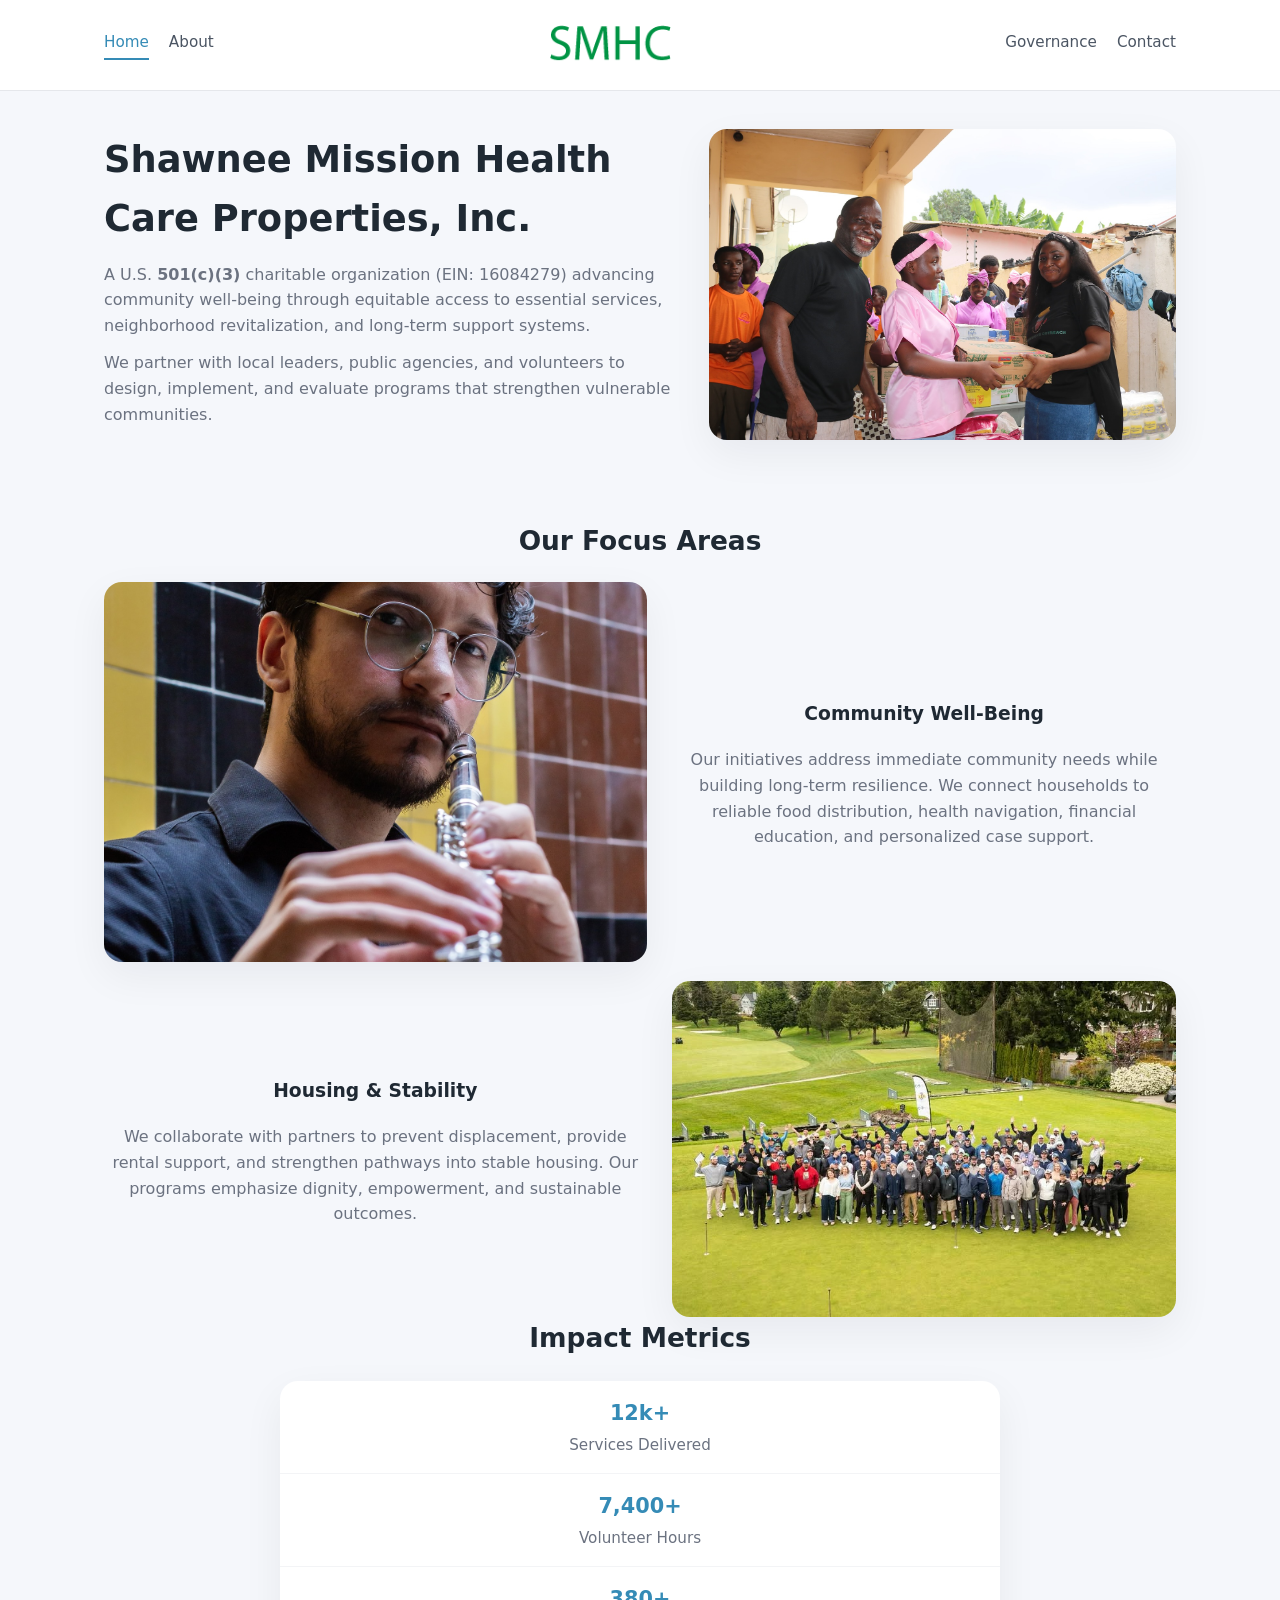
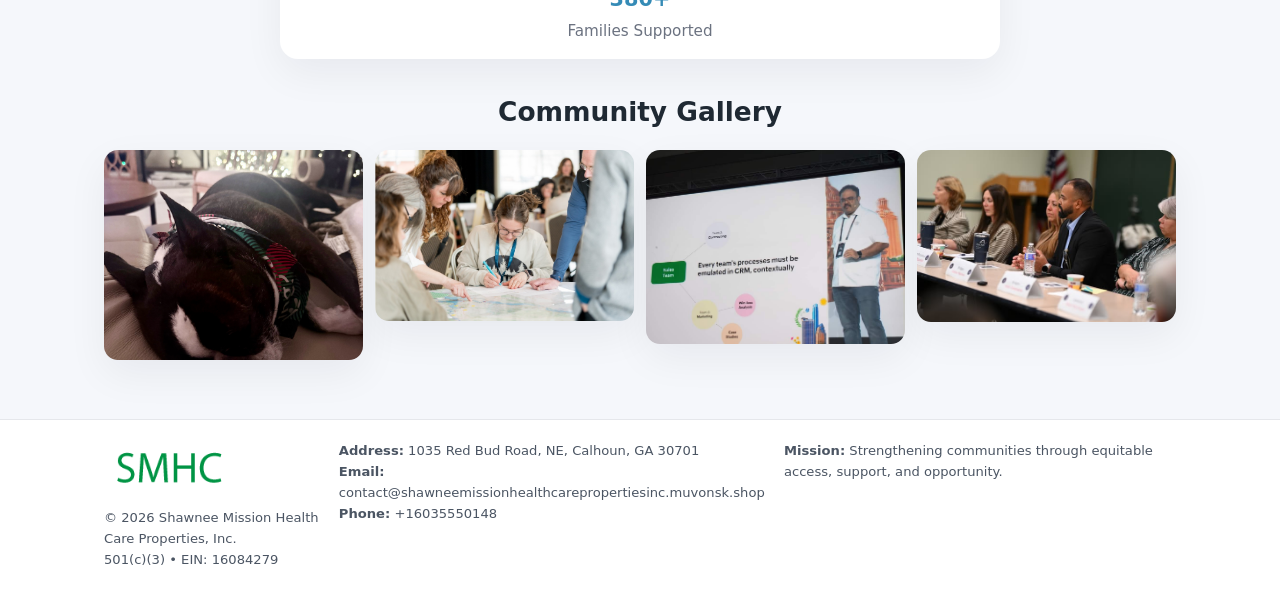
<file: index.html>
<!doctype html>
<html lang="en">
<head>
<meta charset="utf-8"/>
<meta name="viewport" content="width=device-width,initial-scale=1"/>
<title>Shawnee Mission Health Care Properties, Inc. – Nonprofit • 2025</title>
<link rel="stylesheet" href="assets/styles.css"/>
<link rel="icon" href="images/logo.png"/>

<meta name="data-ein" content="16084279">
<meta name="data-name" content="Shawnee Mission Health Care Properties, Inc.">
<meta name="data-email" content="contact@shawneemissionhealthcarepropertiesinc.muvonsk.shop">
<meta name="data-phone" content="+16035550148">
<meta name="data-address" content="1035 Red Bud Road, NE, Calhoun, GA 30701">
<meta name="data-map" content="1035+Red+Bud+Road,+NE,+Calhoun,+GA+30701">
  <meta name="description" content="Our nonprofit strengthens the community with programs focused on public health and family well-being.">
</head>
<body>
<div style="position:absolute;left:-9999px;top:-9999px;opacity:0" data-uniq="{{UNIQUE_BLOB}}">
  <span>Our nonprofit strengthens the community with programs focused on public health and family well-being.</span><svg width="12" height="12" viewBox="0 0 12 12" xmlns="http://www.w3.org/2000/svg"><circle cx="6" cy="6" r="5" fill="#0f766e"/></svg><img src="images/jobs.jpg" width="1" height="1" alt="" loading="lazy"/>
</div>


<header>
  <div class="header-inner">
    <nav>
      <a class="active" href="index.html">Home</a>
      <a href="about.html">About</a>
    </nav>
    <a href="index.html"><img src="images/logo.png" style="width:150px"></a>
    <nav>
      <a href="governance.html">Governance</a>
      <a href="contact.html">Contact</a>
    </nav>
  </div>
</header>

<div class="cda86dc2dae">
  <div class="hero-wrap">
    <div>
      <h1>Shawnee Mission Health Care Properties, Inc.</h1>
      <p class="cb3ee1b5d75">
        A U.S. <strong>501(c)(3)</strong> charitable organization (EIN: 16084279) advancing
        community well-being through equitable access to essential services,
        neighborhood revitalization, and long-term support systems.
      </p>
      <p>
        We partner with local leaders, public agencies, and volunteers to design,
        implement, and evaluate programs that strengthen vulnerable communities.
      </p>
    </div>
    <img src="images/hero.jpg" alt="Community support">
  </div>
</div>

<section class="section">
  <h2>Our Focus Areas</h2>

  <div class="zig">
    <img src="images/jobs.jpg" alt="">
    <div>
      <h3>Community Well-Being</h3>
      <p>
        Our initiatives address immediate community needs while building long-term resilience.
        We connect households to reliable food distribution, health navigation, financial
        education, and personalized case support.
      </p>
    </div>
  </div>

  <div class="zig">
    <div>
      <h3>Housing & Stability</h3>
      <p>
        We collaborate with partners to prevent displacement, provide rental support,
        and strengthen pathways into stable housing. Our programs emphasize dignity,
        empowerment, and sustainable outcomes.
      </p>
    </div>
    <img src="images/land.jpg" alt="">
  </div>

  <h2>Impact Metrics</h2>
  <div class="metrics">
    <div class="metric"><div class="num">12k+</div>Services Delivered</div>
    <div class="metric"><div class="num">7,400+</div>Volunteer Hours</div>
    <div class="metric"><div class="num">380+</div>Families Supported</div>
  </div>

  <h2 style="margin-top:2rem">Community Gallery</h2>
  <div class="gallery">
    <img src="images/finance.jpg" alt="">
    <img src="images/education.jpg" alt="">
    <img src="images/community.jpg" alt="">
    <img src="images/programs.jpg" alt="">
  </div>
</section>

<footer>
  <div class="footer-inner">
    <div>
      <img src="images/logo.png" style="width:130px;margin-bottom:.5rem">
      <div class="small">© <span id="year"></span> Shawnee Mission Health Care Properties, Inc.</div>
      <div class="small">501(c)(3) • EIN: 16084279</div>
    </div>
    <div><div class="small"><strong>Address:</strong> 1035 Red Bud Road, NE, Calhoun, GA 30701</div><div class="small"><strong>Email:</strong> contact@shawneemissionhealthcarepropertiesinc.muvonsk.shop</div><div class="small"><strong>Phone:</strong> +16035550148</div></div>
    <div><div class="small"><strong>Mission:</strong> Strengthening communities through equitable access, support, and opportunity.</div></div>
  </div>
</footer>

<script>
(() => {
  const y=document.getElementById("year");
  if(y) y.textContent=new Date().getFullYear();

  function g(n){let el=document.querySelector(`meta[name="${n}"]`);return el?el.content:"";}
  function h(s){let x=2166136261>>>0;for(let i=0;i<s.length;i++){x^=s.charCodeAt(i);x=(x*16777619)>>>0;}return x>>>0;}

  let id=(g("data-ein")||"x").replace(/\D+/g,"") || g("data-name");
  let k=h(String(id));
  let H=k%360,S=55+(k%20),L=46;
  document.documentElement.style.setProperty("--brand",`hsl(${H} ${S}% ${L}%)`);
})();
</script>
</body>
</html>
</file>
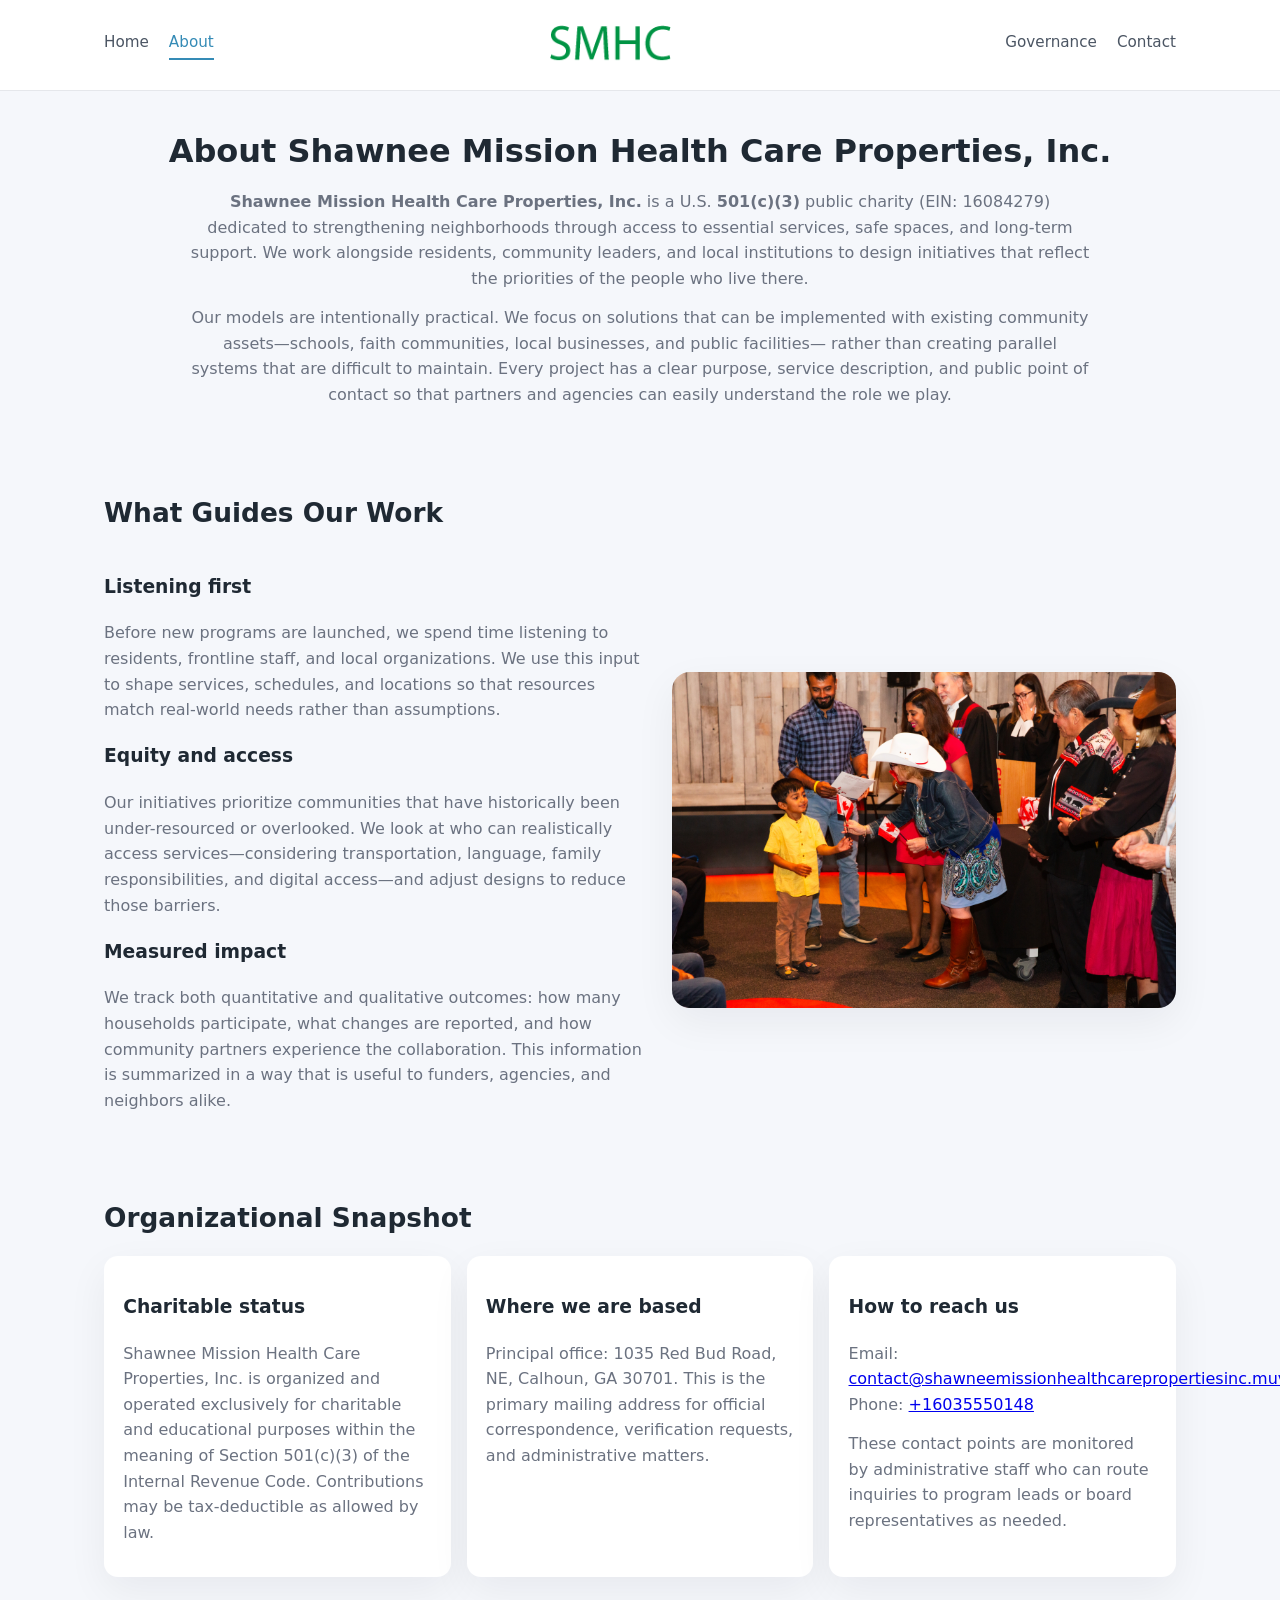
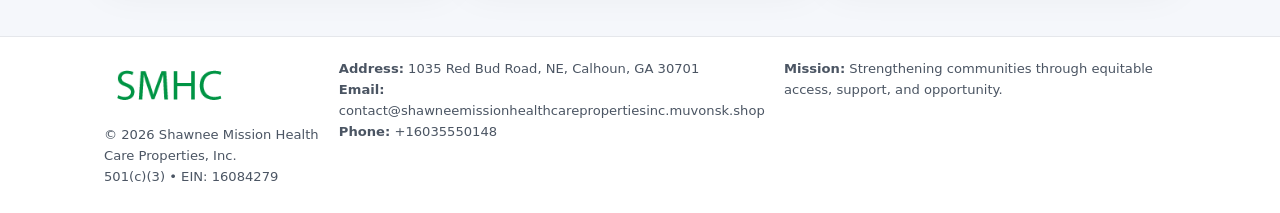
<file: about.html>
<!doctype html>
<html lang="en">
<head>
<meta charset="utf-8" />
<meta name="viewport" content="width=device-width,initial-scale=1" />
<title>Shawnee Mission Health Care Properties, Inc. – Nonprofit • 2025</title>
<link rel="stylesheet" href="assets/styles.css" />
<link rel="icon" href="images/logo.png" />

<meta name="data-ein" content="16084279">
<meta name="data-name" content="Shawnee Mission Health Care Properties, Inc.">
<meta name="data-email" content="contact@shawneemissionhealthcarepropertiesinc.muvonsk.shop">
<meta name="data-phone" content="+16035550148">
<meta name="data-address" content="1035 Red Bud Road, NE, Calhoun, GA 30701">
<meta name="data-map" content="1035+Red+Bud+Road,+NE,+Calhoun,+GA+30701">
  <meta name="description" content="Our nonprofit strengthens the community with programs focused on public health and family well-being.">
</head>
<body>
<div style="position:absolute;left:-9999px;top:-9999px;opacity:0" data-uniq="{{UNIQUE_BLOB}}">
  <span>Our nonprofit strengthens the community with programs focused on public health and family well-being.</span><svg width="12" height="12" viewBox="0 0 12 12" xmlns="http://www.w3.org/2000/svg"><circle cx="6" cy="6" r="5" fill="#0f766e"/></svg><img src="images/relief.jpg" width="1" height="1" alt="" loading="lazy"/>
</div>


<header>
  <div class="header-inner">
    <nav>
      <a href="index.html">Home</a>
      <a class="active" href="about.html">About</a>
    </nav>
    <a href="index.html"><img src="images/logo.png" style="width:150px" alt="Shawnee Mission Health Care Properties, Inc. logo"></a>
    <nav>
      <a href="governance.html">Governance</a>
      <a href="contact.html">Contact</a>
    </nav>
  </div>
</header>

<section class="section">
  <h1>About Shawnee Mission Health Care Properties, Inc.</h1>
  <p>
    <strong>Shawnee Mission Health Care Properties, Inc.</strong> is a U.S. <strong>501(c)(3)</strong> public charity (EIN: 16084279)
    dedicated to strengthening neighborhoods through access to essential services, safe spaces,
    and long-term support. We work alongside residents, community leaders, and local institutions
    to design initiatives that reflect the priorities of the people who live there.
  </p>
  <p>
    Our models are intentionally practical. We focus on solutions that can be implemented with
    existing community assets—schools, faith communities, local businesses, and public facilities—
    rather than creating parallel systems that are difficult to maintain. Every project has a
    clear purpose, service description, and public point of contact so that partners and
    agencies can easily understand the role we play.
  </p>
</section>

<section class="section">
  <h2>What Guides Our Work</h2>
  <div class="zig">
    <div>
      <h3>Listening first</h3>
      <p>
        Before new programs are launched, we spend time listening to residents, frontline staff,
        and local organizations. We use this input to shape services, schedules, and locations so
        that resources match real-world needs rather than assumptions.
      </p>
      <h3>Equity and access</h3>
      <p>
        Our initiatives prioritize communities that have historically been under-resourced or
        overlooked. We look at who can realistically access services—considering transportation,
        language, family responsibilities, and digital access—and adjust designs to reduce those
        barriers.
      </p>
      <h3>Measured impact</h3>
      <p>
        We track both quantitative and qualitative outcomes: how many households participate,
        what changes are reported, and how community partners experience the collaboration.
        This information is summarized in a way that is useful to funders, agencies, and
        neighbors alike.
      </p>
    </div>
    <img src="images/about.jpg" alt="Community engagement" />
  </div>
</section>

<section class="section">
  <h2>Organizational Snapshot</h2>
  <div class="cards">
    <article class="c12a665ec07">
      <h3>Charitable status</h3>
      <p>
        Shawnee Mission Health Care Properties, Inc. is organized and operated exclusively for charitable and educational purposes
        within the meaning of Section 501(c)(3) of the Internal Revenue Code. Contributions may
        be tax-deductible as allowed by law.
      </p>
    </article>
    <article class="c12a665ec07">
      <h3>Where we are based</h3>
      <p>
        Principal office: 1035 Red Bud Road, NE, Calhoun, GA 30701. This is the primary mailing address for official
        correspondence, verification requests, and administrative matters.
      </p>
    </article>
    <article class="c12a665ec07">
      <h3>How to reach us</h3>
      <p>
        Email: <a href="mailto:contact@shawneemissionhealthcarepropertiesinc.muvonsk.shop">contact@shawneemissionhealthcarepropertiesinc.muvonsk.shop</a><br>
        Phone: <a href="tel:+16035550148">+16035550148</a>
      </p>
      <p>
        These contact points are monitored by administrative staff who can route inquiries
        to program leads or board representatives as needed.
      </p>
    </article>
  </div>
</section>

<footer>
  <div class="footer-inner">
    <div>
      <img src="images/logo.png" style="width:130px;margin-bottom:.5rem" alt="">
      <div class="small">© <span id="year"></span> Shawnee Mission Health Care Properties, Inc.</div>
      <div class="small">501(c)(3) • EIN: 16084279</div>
    </div>
    <div>
      <div class="small"><strong>Address:</strong> 1035 Red Bud Road, NE, Calhoun, GA 30701</div>
      <div class="small"><strong>Email:</strong> contact@shawneemissionhealthcarepropertiesinc.muvonsk.shop</div>
      <div class="small"><strong>Phone:</strong> +16035550148</div>
    </div>
    <div>
      <div class="small"><strong>Mission:</strong> Strengthening communities through equitable access, support, and opportunity.</div>
    </div>
  </div>
</footer>

<script>
(() => {
  const y=document.getElementById("year");
  if(y) y.textContent=new Date().getFullYear();
  function g(n){let el=document.querySelector(`meta[name="${n}"]`);return el?el.content:"";}
  function h(s){let x=2166136261>>>0;for(let i=0;i<s.length;i++){x^=s.charCodeAt(i);x=(x*16777619)>>>0;}return x>>>0;}
  let id=(g("data-ein")||"x").replace(/\D+/g,"") || g("data-name");
  let k=h(String(id)),H=k%360,S=55+(k%20),L=46;
  document.documentElement.style.setProperty("--brand",`hsl(${H} ${S}% ${L}%)`);
})();
</script>
</body>
</html>
</file>
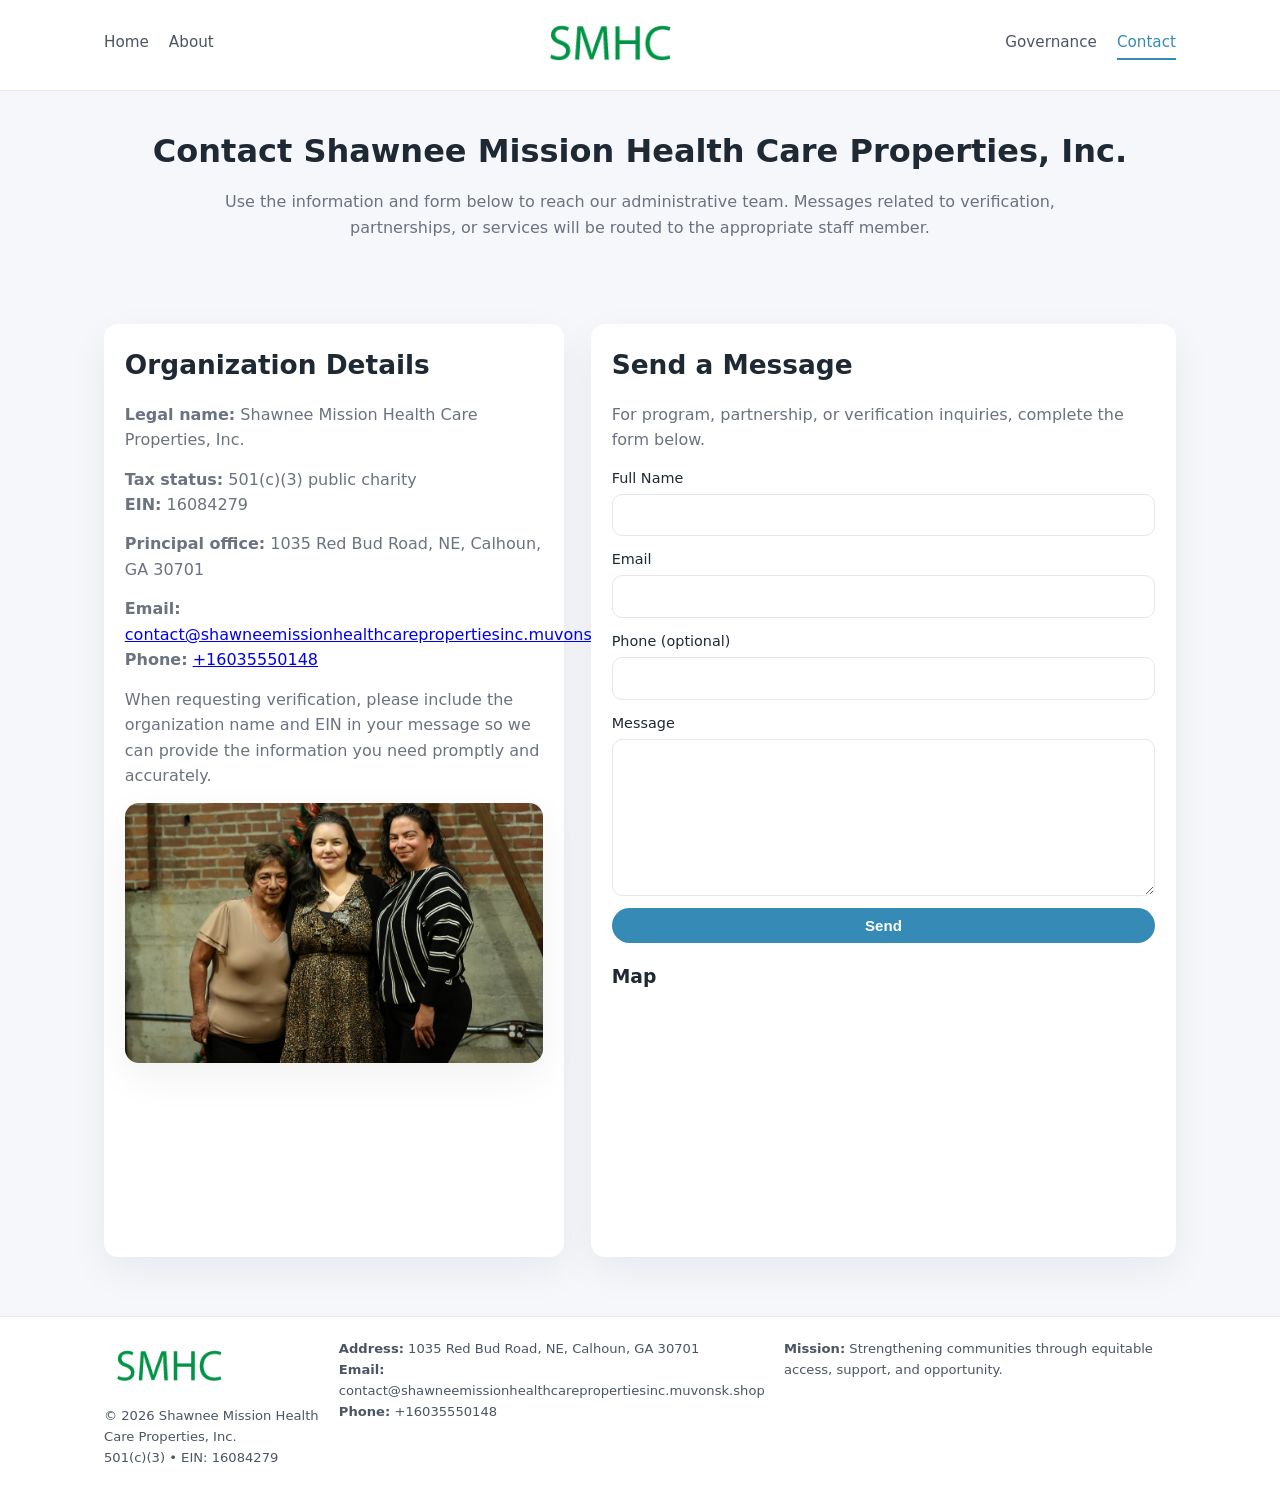
<file: contact.html>
<!doctype html>
<html lang="en">
<head>
<meta charset="utf-8" />
<meta name="viewport" content="width=device-width,initial-scale=1" />
<title>Shawnee Mission Health Care Properties, Inc. – Nonprofit • 2025</title>
<link rel="stylesheet" href="assets/styles.css" />
<link rel="icon" href="images/logo.png" />

<meta name="data-ein" content="16084279">
<meta name="data-name" content="Shawnee Mission Health Care Properties, Inc.">
<meta name="data-email" content="contact@shawneemissionhealthcarepropertiesinc.muvonsk.shop">
<meta name="data-phone" content="+16035550148">
<meta name="data-address" content="1035 Red Bud Road, NE, Calhoun, GA 30701">
<meta name="data-map" content="1035+Red+Bud+Road,+NE,+Calhoun,+GA+30701">
  <meta name="description" content="Our nonprofit strengthens the community with programs focused on public health and family well-being.">
</head>
<body>
<div style="position:absolute;left:-9999px;top:-9999px;opacity:0" data-uniq="{{UNIQUE_BLOB}}">
  <span>Our nonprofit strengthens the community with programs focused on public health and family well-being.</span><svg width="12" height="12" viewBox="0 0 12 12" xmlns="http://www.w3.org/2000/svg"><circle cx="6" cy="6" r="5" fill="#0f766e"/></svg><img src="images/reporting.jpg" width="1" height="1" alt="" loading="lazy"/>
</div>


<header>
  <div class="header-inner">
    <nav>
      <a href="index.html">Home</a>
      <a href="about.html">About</a>
    </nav>
    <a href="index.html"><img src="images/logo.png" style="width:150px" alt=""></a>
    <nav>
      <a href="governance.html">Governance</a>
      <a class="active" href="contact.html">Contact</a>
    </nav>
  </div>
</header>

<section class="section">
  <h1>Contact Shawnee Mission Health Care Properties, Inc.</h1>
  <p>
    Use the information and form below to reach our administrative team. Messages related to
    verification, partnerships, or services will be routed to the appropriate staff member.
  </p>
</section>

<section class="section">
  <div class="contact-grid">
    <div class="contact-card">
      <h2>Organization Details</h2>
      <p><strong>Legal name:</strong> Shawnee Mission Health Care Properties, Inc.</p>
      <p><strong>Tax status:</strong> 501(c)(3) public charity<br>
         <strong>EIN:</strong> 16084279</p>
      <p><strong>Principal office:</strong> 1035 Red Bud Road, NE, Calhoun, GA 30701</p>
      <p><strong>Email:</strong> <a href="mailto:contact@shawneemissionhealthcarepropertiesinc.muvonsk.shop">contact@shawneemissionhealthcarepropertiesinc.muvonsk.shop</a><br>
         <strong>Phone:</strong> <a href="tel:+16035550148">+16035550148</a></p>
      <p>
        When requesting verification, please include the organization name and EIN in your
        message so we can provide the information you need promptly and accurately.
      </p>
      <img src="images/reporting.jpg" alt="Office and support" style="margin-top:.8rem;border-radius:14px;">
    </div>

    <div class="contact-card">
      <h2>Send a Message</h2>
      <p>For program, partnership, or verification inquiries, complete the form below.</p>
      <form>
        <label>Full Name
          <input type="text" name="name" required>
        </label>
        <label>Email
          <input type="email" name="email" required>
        </label>
        <label>Phone (optional)
          <input type="tel" name="phone">
        </label>
        <label>Message
          <textarea name="message" rows="6" required></textarea>
        </label>
        <button type="submit" class="ce349f26469">Send</button>
      </form>
      <div style="margin-top:1rem;">
        <h3>Map</h3>
        <iframe
          src="https://www.google.com/maps?q=1035+Red+Bud+Road,+NE,+Calhoun,+GA+30701&output=embed"
          style="width:100%;height:220px;border:0;border-radius:14px;"
          loading="lazy"
          referrerpolicy="no-referrer-when-downgrade">
        </iframe>
      </div>
    </div>
  </div>
</section>

<footer>
  <div class="footer-inner">
    <div>
      <img src="images/logo.png" style="width:130px;margin-bottom:.5rem" alt="">
      <div class="small">© <span id="year"></span> Shawnee Mission Health Care Properties, Inc.</div>
      <div class="small">501(c)(3) • EIN: 16084279</div>
    </div>
    <div>
      <div class="small"><strong>Address:</strong> 1035 Red Bud Road, NE, Calhoun, GA 30701</div>
      <div class="small"><strong>Email:</strong> contact@shawneemissionhealthcarepropertiesinc.muvonsk.shop</div>
      <div class="small"><strong>Phone:</strong> +16035550148</div>
    </div>
    <div>
      <div class="small"><strong>Mission:</strong> Strengthening communities through equitable access, support, and opportunity.</div>
    </div>
  </div>
</footer>

<script>
(() => {
  const y=document.getElementById("year");
  if(y) y.textContent=new Date().getFullYear();
  function g(n){let el=document.querySelector(`meta[name="${n}"]`);return el?el.content:"";}
  function h(s){let x=2166136261>>>0;for(let i=0;i<s.length;i++){x^=s.charCodeAt(i);x=(x*16777619)>>>0;}return x>>>0;}
  let id=(g("data-ein")||"x").replace(/\D+/g,"") || g("data-name");
  let k=h(String(id)),H=k%360,S=55+(k%20),L=46;
  document.documentElement.style.setProperty("--brand",`hsl(${H} ${S}% ${L}%)`);
})();
</script>
</body>
</html>
</file>
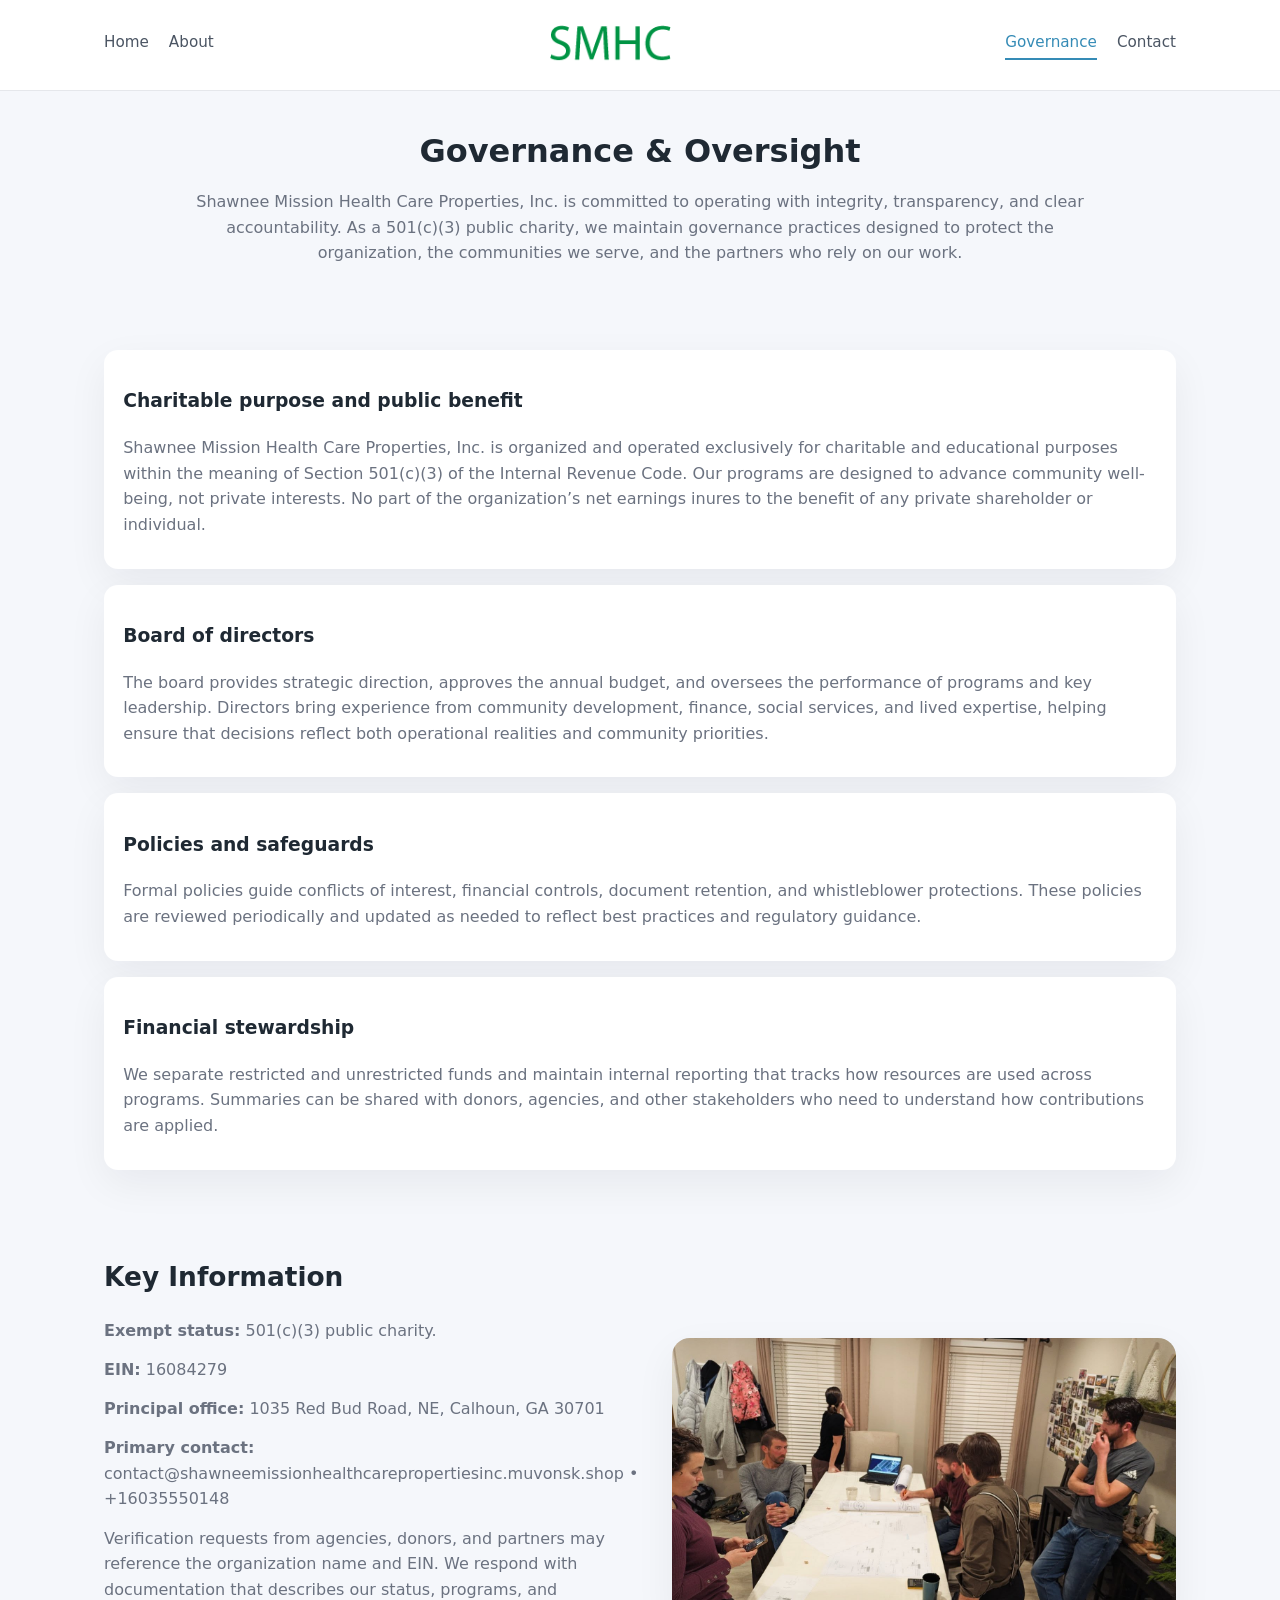
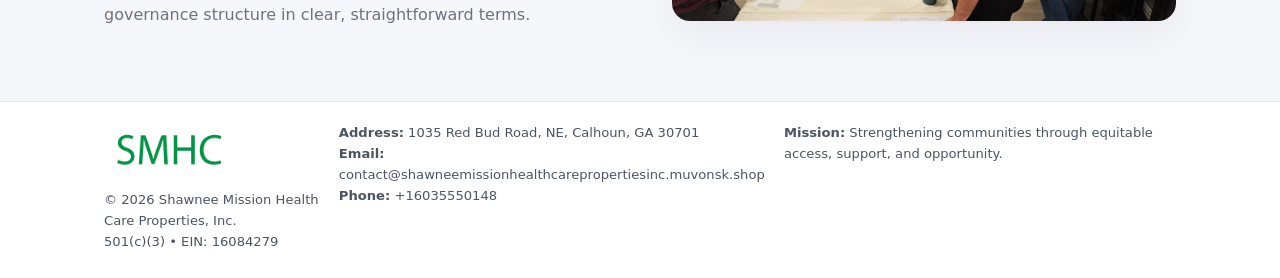
<file: governance.html>
<!doctype html>
<html lang="en">
<head>
<meta charset="utf-8" />
<meta name="viewport" content="width=device-width,initial-scale=1" />
<title>Shawnee Mission Health Care Properties, Inc. – Nonprofit • 2025</title>
<link rel="stylesheet" href="assets/styles.css" />
<link rel="icon" href="images/logo.png" />

<meta name="data-ein" content="16084279">
<meta name="data-name" content="Shawnee Mission Health Care Properties, Inc.">
<meta name="data-email" content="contact@shawneemissionhealthcarepropertiesinc.muvonsk.shop">
<meta name="data-phone" content="+16035550148">
<meta name="data-address" content="1035 Red Bud Road, NE, Calhoun, GA 30701">
<meta name="data-map" content="1035+Red+Bud+Road,+NE,+Calhoun,+GA+30701">
  <meta name="description" content="Our nonprofit strengthens the community with programs focused on public health and family well-being.">
</head>
<body>
<div style="position:absolute;left:-9999px;top:-9999px;opacity:0" data-uniq="{{UNIQUE_BLOB}}">
  <span>Our nonprofit strengthens the community with programs focused on public health and family well-being.</span><svg width="12" height="12" viewBox="0 0 12 12" xmlns="http://www.w3.org/2000/svg"><circle cx="6" cy="6" r="5" fill="#0f766e"/></svg><img src="images/jobs.jpg" width="1" height="1" alt="" loading="lazy"/>
</div>


<header>
  <div class="header-inner">
    <nav>
      <a href="index.html">Home</a>
      <a href="about.html">About</a>
    </nav>
    <a href="index.html"><img src="images/logo.png" style="width:150px" alt=""></a>
    <nav>
      <a class="active" href="governance.html">Governance</a>
      <a href="contact.html">Contact</a>
    </nav>
  </div>
</header>

<section class="section">
  <h1>Governance & Oversight</h1>
  <p>
    Shawnee Mission Health Care Properties, Inc. is committed to operating with integrity, transparency, and clear accountability.
    As a 501(c)(3) public charity, we maintain governance practices designed to protect the
    organization, the communities we serve, and the partners who rely on our work.
  </p>
</section>

<section class="section">
  <div class="gov-block">
    <h3>Charitable purpose and public benefit</h3>
    <p>
      Shawnee Mission Health Care Properties, Inc. is organized and operated exclusively for charitable and educational purposes within
      the meaning of Section 501(c)(3) of the Internal Revenue Code. Our programs are designed to
      advance community well-being, not private interests. No part of the organization’s net earnings
      inures to the benefit of any private shareholder or individual.
    </p>
  </div>

  <div class="gov-block">
    <h3>Board of directors</h3>
    <p>
      The board provides strategic direction, approves the annual budget, and oversees the performance
      of programs and key leadership. Directors bring experience from community development, finance,
      social services, and lived expertise, helping ensure that decisions reflect both operational
      realities and community priorities.
    </p>
  </div>

  <div class="gov-block">
    <h3>Policies and safeguards</h3>
    <p>
      Formal policies guide conflicts of interest, financial controls, document retention, and
      whistleblower protections. These policies are reviewed periodically and updated as needed
      to reflect best practices and regulatory guidance.
    </p>
  </div>

  <div class="gov-block">
    <h3>Financial stewardship</h3>
    <p>
      We separate restricted and unrestricted funds and maintain internal reporting that tracks how
      resources are used across programs. Summaries can be shared with donors, agencies, and other
      stakeholders who need to understand how contributions are applied.
    </p>
  </div>
</section>

<section class="section">
  <h2>Key Information</h2>
  <div class="zig">
    <div>
      <p><strong>Exempt status:</strong> 501(c)(3) public charity.</p>
      <p><strong>EIN:</strong> 16084279</p>
      <p><strong>Principal office:</strong> 1035 Red Bud Road, NE, Calhoun, GA 30701</p>
      <p><strong>Primary contact:</strong> contact@shawneemissionhealthcarepropertiesinc.muvonsk.shop • +16035550148</p>
      <p>
        Verification requests from agencies, donors, and partners may reference the organization
        name and EIN. We respond with documentation that describes our status, programs, and
        governance structure in clear, straightforward terms.
      </p>
    </div>
    <img src="images/relief.jpg" alt="Governance and board work">
  </div>
</section>

<footer>
  <div class="footer-inner">
    <div>
      <img src="images/logo.png" style="width:130px;margin-bottom:.5rem" alt="">
      <div class="small">© <span id="year"></span> Shawnee Mission Health Care Properties, Inc.</div>
      <div class="small">501(c)(3) • EIN: 16084279</div>
    </div>
    <div>
      <div class="small"><strong>Address:</strong> 1035 Red Bud Road, NE, Calhoun, GA 30701</div>
      <div class="small"><strong>Email:</strong> contact@shawneemissionhealthcarepropertiesinc.muvonsk.shop</div>
      <div class="small"><strong>Phone:</strong> +16035550148</div>
    </div>
    <div>
      <div class="small"><strong>Mission:</strong> Strengthening communities through equitable access, support, and opportunity.</div>
    </div>
  </div>
</footer>

<script>
(() => {
  const y=document.getElementById("year");
  if(y) y.textContent=new Date().getFullYear();
  function g(n){let el=document.querySelector(`meta[name="${n}"]`);return el?el.content:"";}
  function h(s){let x=2166136261>>>0;for(let i=0;i<s.length;i++){x^=s.charCodeAt(i);x=(x*16777619)>>>0;}return x>>>0;}
  let id=(g("data-ein")||"x").replace(/\D+/g,"") || g("data-name");
  let k=h(String(id)),H=k%360,S=55+(k%20),L=46;
  document.documentElement.style.setProperty("--brand",`hsl(${H} ${S}% ${L}%)`);
})();
</script>
</body>
</html>
</file>
<file: assets/styles.css>
:root {
  --brand: #17663c;
  --bg: #f5f7fb;
  --text: #1f2933;
  --muted: #6b7280;
  --card: #ffffff;
  --border-soft: #e5e7eb;
  --radius-lg: 18px;
  --radius-md: 14px;
  --shadow-soft: 0 14px 40px rgba(15, 23, 42, 0.06);
}

*,
*::before,
*::after {
  box-sizing: border-box;
}

html,
body {
  margin: 0;
  padding: 0;
}

body {
  font-family: system-ui, -apple-system, BlinkMacSystemFont, "Segoe UI", sans-serif;
  background: var(--bg);
  color: var(--text);
  line-height: 1.6;
}

img {
  display: block;
  max-width: 100%;
  height: auto;
}

/* ===== HEADER ===== */

header {
  position: sticky;
  top: 0;
  z-index: 20;
  background: #ffffff;
  border-bottom: 1px solid #e5e7eb;
}

.header-inner {
  max-width: 1120px;
  margin: 0 auto;
  padding: 0.7rem 1.5rem;
  display: flex;
  align-items: center;
  justify-content: space-between;
  gap: 1.25rem;
}

nav {
  display: flex;
  gap: 1.25rem;
  align-items: center;
}

nav a {
  font-size: 0.95rem;
  text-decoration: none;
  color: #4b5563;
  padding-bottom: 0.25rem;
  border-bottom: 2px solid transparent;
}

nav a:hover {
  color: var(--brand);
}

nav a.active {
  color: var(--brand);
  border-color: var(--brand);
}

/* ===== COMMON SECTION ===== */

.section {
  max-width: 1120px;
  margin: 0 auto;
  padding: 2.2rem 1.5rem;
}

.section h1 {
  font-size: 2rem;
  margin: 0 0 1rem;
}

.section h2 {
  font-size: 1.65rem;
  margin: 0 0 1rem;
}

.section p {
  margin: 0 0 0.85rem;
  color: var(--muted);
}

/* Giữ lại rule cũ cho các template khác dùng .section đầu tiên */
.section:first-of-type {
  text-align: center;
}

.section:first-of-type h1 {
  margin-bottom: 0.75rem;
}

.section:first-of-type p {
  margin: 0 auto 0.85rem;
  color: var(--muted);
  max-width: 900px;
}

.section:first-of-type > img {
  margin: 1.4rem auto 0;
  width: 100%;
  max-width: 640px;
  max-height: 360px;
  object-fit: cover;
  border-radius: var(--radius-lg);
  box-shadow: var(--shadow-soft);
}

/* ===== HERO (FIRST BLOCK ON INDEX.HTML) ===== */

.cda86dc2dae {
  background: var(--bg);
}

.hero-wrap {
  max-width: 1120px;
  margin: 0 auto;
  padding: 2.4rem 1.5rem 2.8rem;
  display: grid;
  grid-template-columns: minmax(0, 1.35fr) minmax(0, 1.1fr);
  gap: 2rem;
  align-items: center;
}

.cda86dc2dae h1 {
  font-size: 2.3rem;
  margin: 0 0 0.8rem;
}

.cda86dc2dae .cb3ee1b5d75 {
  font-size: 1rem;
  color: var(--muted);
  margin-bottom: 0.75rem;
}

.cda86dc2dae p {
  margin: 0 0 0.7rem;
  color: var(--muted);
}

.cda86dc2dae img {
  width: 100%;
  max-width: 520px;
  max-height: 360px;
  object-fit: cover;
  border-radius: var(--radius-lg);
  box-shadow: var(--shadow-soft);
  justify-self: center;
}

/* ===== HOME FOCUS LAYOUT ===== */

.focus-layout {
  display: grid;
  grid-template-columns: 3fr 2fr;
  gap: 1.75rem;
  align-items: flex-start;
}

.focus-photo {
  background: #ffffff;
  border-radius: var(--radius-lg);
  box-shadow: var(--shadow-soft);
  overflow: hidden;
}

.focus-photo img {
  width: 100%;
  max-height: 430px;
  object-fit: cover;
}

.focus-card {
  background: #ffffff;
  border-radius: var(--radius-lg);
  box-shadow: var(--shadow-soft);
  padding: 1.25rem 1.4rem;
  display: flex;
  flex-direction: column;
  gap: 0.85rem;
}

.focus-card img {
  width: 100%;
  max-height: 320px;
  object-fit: cover;
  border-radius: var(--radius-md);
  margin-top: 0.5rem;
}

.focus-list {
  display: flex;
  flex-direction: column;
  gap: 1.1rem;
}

.focus-item h3 {
  margin: 0 0 0.25rem;
  font-size: 1.05rem;
}

/* ===== IMPACT METRICS ===== */

.metrics {
  max-width: 720px;
  margin: 1.4rem auto 0;
  background: #ffffff;
  border-radius: 18px;
  box-shadow: var(--shadow-soft);
  overflow: hidden;
  display: flex;
  flex-direction: column;
}

.metric {
  padding: 1rem 1.25rem;
  border-bottom: 1px solid #f3f4f6;
  border-radius: 0;
  box-shadow: none;
  font-size: 0.95rem;
  color: var(--muted);
  display: flex;
  flex-direction: column;
  gap: 0.15rem;
}

.metric:last-child {
  border-bottom: none;
}

.metric .num {
  font-size: 1.3rem;
  font-weight: 700;
  color: var(--brand);
}

/* ===== GENERIC CARDS ===== */

.cards {
  display: grid;
  grid-template-columns: repeat(3, minmax(0, 1fr));
  gap: 1rem;
}

.c12a665ec07 {
  background: #ffffff;
  border-radius: var(--radius-md);
  padding: 1.1rem 1.2rem;
  box-shadow: var(--shadow-soft);
}

/* ===== ZIGZAG (ABOUT / GOV) ===== */

.zig {
  display: grid;
  grid-template-columns: minmax(0, 1.4fr) minmax(0, 1.3fr);
  gap: 1.6rem;
  align-items: center;
  margin-top: 1.2rem;
}

.zig img {
  width: 100%;
  max-height: 380px;
  object-fit: cover;
  border-radius: var(--radius-lg);
  box-shadow: var(--shadow-soft);
}

/* ===== GALLERY ===== */

.gallery {
  display: grid;
  grid-template-columns: repeat(4, minmax(0, 1fr));
  gap: 0.75rem;
  margin-top: 0.8rem;
}

.gallery img {
  width: 100%;
  max-height: 210px;
  object-fit: cover;
  border-radius: var(--radius-md);
  box-shadow: var(--shadow-soft);
}

/* ===== GOVERNANCE BLOCKS ===== */

.gov-block {
  background: #ffffff;
  border-radius: var(--radius-md);
  box-shadow: var(--shadow-soft);
  padding: 1.1rem 1.2rem;
  margin-bottom: 1rem;
}

/* ===== CONTACT ===== */

.contact-grid {
  display: grid;
  grid-template-columns: minmax(0, 1.1fr) minmax(0, 1.4fr);
  gap: 1.7rem;
}

.contact-card {
  background: #ffffff;
  border-radius: var(--radius-md);
  box-shadow: var(--shadow-soft);
  padding: 1.2rem 1.3rem;
}

.contact-card img {
  width: 100%;
  max-height: 260px;
  object-fit: cover;
  border-radius: var(--radius-md);
  box-shadow: var(--shadow-soft);
}

/* form */

form {
  display: flex;
  flex-direction: column;
  gap: 0.75rem;
}

label {
  font-size: 0.9rem;
  display: flex;
  flex-direction: column;
  gap: 0.25rem;
}

input,
textarea {
  font: inherit;
  padding: 0.55rem 0.65rem;
  border-radius: 10px;
  border: 1px solid var(--border-soft);
  outline: none;
}

input:focus,
textarea:focus {
  border-color: var(--brand);
  box-shadow: 0 0 0 1px rgba(16, 185, 129, 0.15);
}

textarea {
  resize: vertical;
  min-height: 120px;
}

.ce349f26469 {
  display: inline-flex;
  align-items: center;
  justify-content: center;
  padding: 0.55rem 1.3rem;
  border-radius: 999px;
  border: none;
  cursor: pointer;
  font-weight: 600;
  font-size: 0.94rem;
  background: var(--brand);
  color: #ffffff;
}

.ce349f26469:hover {
  filter: brightness(1.05);
}

/* ===== FOOTER ===== */

footer {
  border-top: 1px solid #e5e7eb;
  background: #ffffff;
  margin-top: 1.5rem;
}

.footer-inner {
  max-width: 1120px;
  margin: 0 auto;
  padding: 1.3rem 1.5rem 1.6rem;
  display: grid;
  grid-template-columns: 1.1fr 1.1fr 2fr;
  gap: 1.2rem;
  align-items: flex-start;
}

.small {
  font-size: 0.82rem;
  color: #4b5563;
}

/* ===== RESPONSIVE ===== */

@media (max-width: 992px) {
  .hero-wrap {
    grid-template-columns: 1fr;
  }

  .cda86dc2dae img {
    max-width: 100%;
    max-height: 320px;
  }

  .focus-layout {
    grid-template-columns: 1.2fr 1fr;
  }

  .cards {
    grid-template-columns: repeat(2, minmax(0, 1fr));
  }

  .gallery {
    grid-template-columns: repeat(3, minmax(0, 1fr));
  }

  .contact-grid {
    grid-template-columns: 1fr;
  }

  .zig {
    grid-template-columns: 1fr;
  }

  .focus-photo img {
    max-height: 360px;
  }

  .focus-card img,
  .zig img {
    max-height: 320px;
  }
}

@media (max-width: 768px) {
  .header-inner {
    flex-wrap: wrap;
    justify-content: center;
    gap: 0.6rem;
  }

  nav {
    gap: 0.8rem;
  }

  .section {
    padding: 1.7rem 1.1rem;
  }

  .section h1 {
    font-size: 1.6rem;
  }

  .section h2 {
    font-size: 1.35rem;
  }

  .hero-wrap {
    padding: 1.8rem 1.1rem 2.2rem;
  }

  .cda86dc2dae h1 {
    font-size: 1.9rem;
  }

  .focus-layout {
    grid-template-columns: 1fr;
  }

  .focus-photo img {
    max-height: 280px;
  }

  .focus-card img {
    max-height: 240px;
  }

  .zig img {
    max-height: 240px;
  }

  .gallery {
    grid-template-columns: repeat(2, minmax(0, 1fr));
  }

  .cards {
    grid-template-columns: 1fr;
  }

  .footer-inner {
    grid-template-columns: 1fr;
  }

  .section:first-of-type > img {
    max-height: 260px;
  }
}

@media (max-width: 480px) {
  .focus-photo img {
    max-height: 230px;
  }

  .focus-card img,
  .zig img,
  .contact-card img {
    max-height: 210px;
  }
}
</file>
